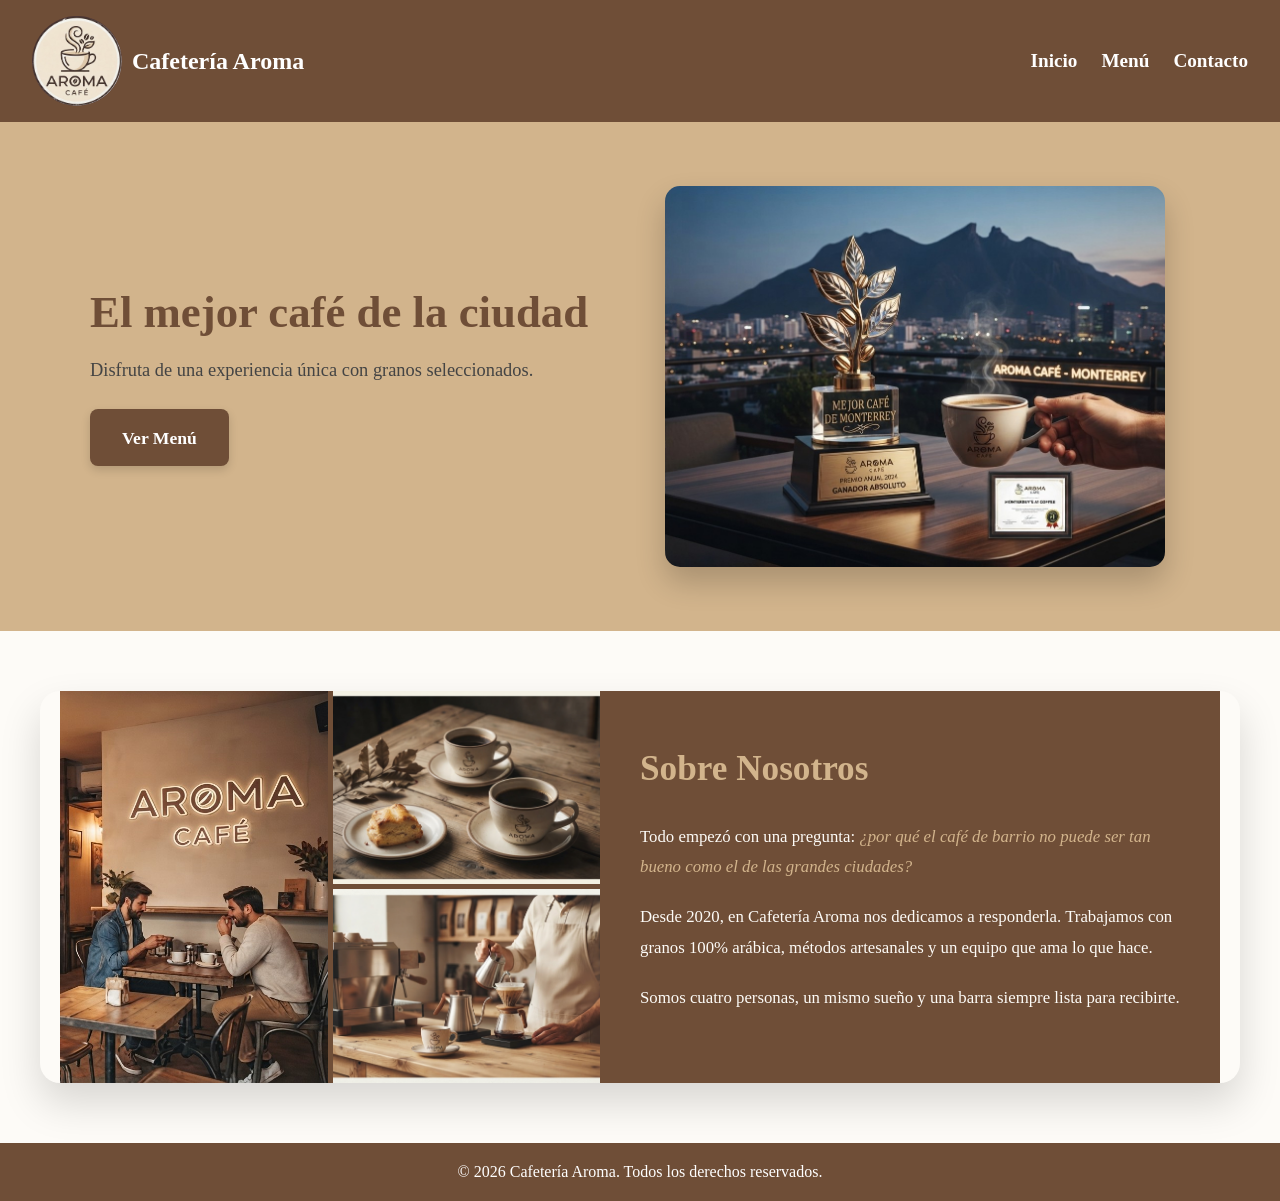
<file: index.html>
<!DOCTYPE html>
<html lang="es">
<head>
    <meta charset="UTF-8">
    <meta name="viewport" content="width=device-width, initial-scale=1.0">
    <meta name="description" content="Cafetería Aroma - El mejor café de la ciudad">
    <title>Inicio | Cafetería Aroma</title>
    <link rel="stylesheet" href="estilos.css">
</head>
<body>

    <!-- ENCABEZADO Y NAVEGACIÓN -->
    <header>
       <div class="logo">
    <img src="logo.jpg" alt="Logo de Cafetería Aroma" class="logo-img">
    <h1>Cafetería Aroma</h1>
</div>
        <nav>
            <ul>
                <li><a href="index.html">Inicio</a></li>
                <li><a href="servicios.html">Menú</a></li>
                <li><a href="contacto.html">Contacto</a></li>
            </ul>
        </nav>
    </header>

    <!-- CONTENIDO PRINCIPAL -->
    <main>
        <!-- Sección Hero (Banner principal) -->
        <section class="hero">
    <div class="hero-contenedor">
        
        <div class="hero-texto">
            <h2>El mejor café de la ciudad</h2>
            <p>Disfruta de una experiencia única con granos seleccionados.</p>
            <a href="servicios.html" class="btn">Ver Menú</a>
        </div>

        <div class="hero-imagen">
            <img src="cafciu.jpg" alt="El mejor café de Monterrey" class="hero-img">
        </div>

    </div>
</section>

        <!-- Sección Sobre Nosotros -->
        <section class="sobre-nosotros">
    
    <div class="galeria-nosotros">
        <img src="nosimg3.jpg" alt="Interior de la cafetería Aroma" class="nosotros-img">
        <img src="nosimg1.jpg" alt="Café con postre en la mesa" class="nosotros-img">
        <img src="nosimg2.jpg" alt="Barista preparando café" class="nosotros-img">
    </div>

    <div class="nosotros-texto">
        <h2>Sobre Nosotros</h2>
        <p>
            Todo empezó con una pregunta: <em>¿por qué el café de barrio no puede ser tan bueno como el de las grandes ciudades?</em>
        </p>
        <p>
            Desde 2020, en Cafetería Aroma nos dedicamos a responderla. Trabajamos con granos 100% arábica, métodos artesanales y un equipo que ama lo que hace.
        </p>
        <p>
            Somos cuatro personas, un mismo sueño y una barra siempre lista para recibirte.
        </p>
    </div>

</section>
    </main>

    <!-- PIE DE PÁGINA -->
    <footer>
        <p>&copy; 2026 Cafetería Aroma. Todos los derechos reservados.</p>
    </footer>

</body>
</html>
</file>
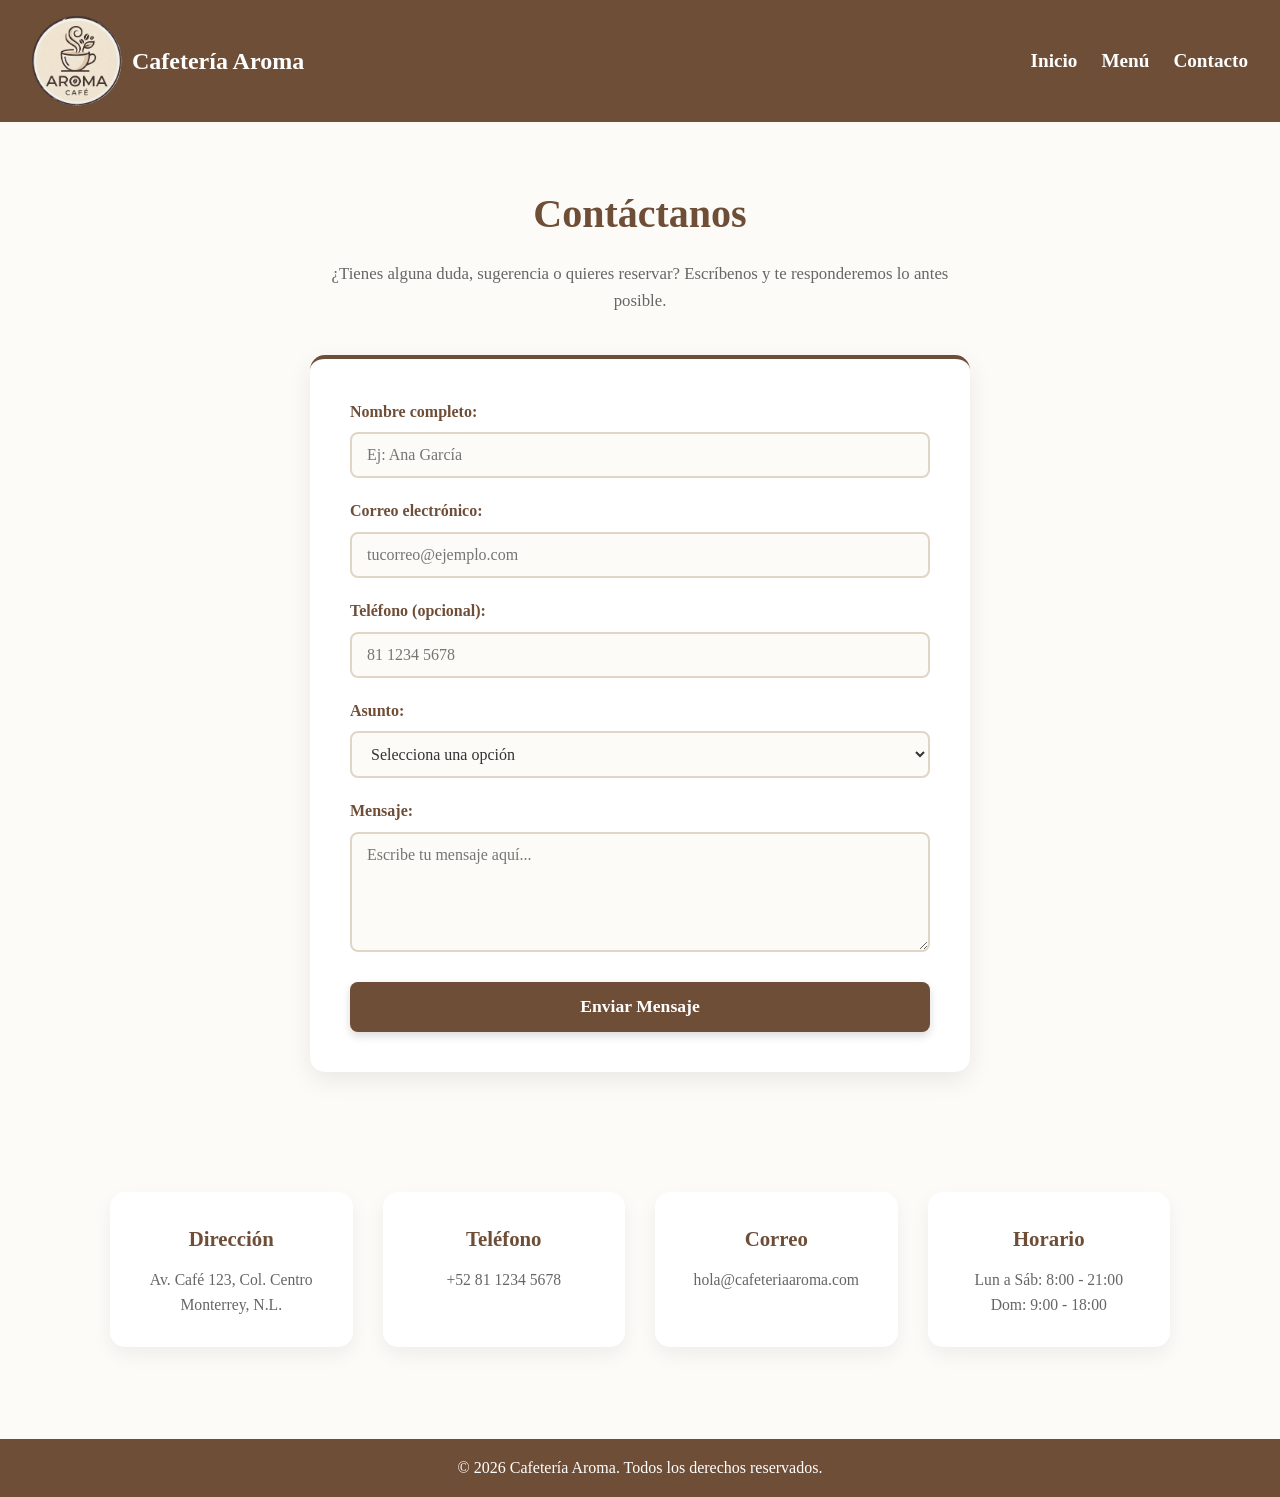
<file: contacto.html>
<!DOCTYPE html>
<html lang="es">
<head>
    <meta charset="UTF-8">
    <meta name="viewport" content="width=device-width, initial-scale=1.0">
    <meta name="description" content="Contacto de Cafetería Aroma - Visítanos o escríbenos">
    <title>Contacto | Cafetería Aroma</title>
    <link rel="stylesheet" href="estilos.css">
</head>
<body>

    <!-- ENCABEZADO Y NAVEGACIÓN  -->
    <header>
        <div class="logo">
            <img src="logo.jpg" alt="Logo de Cafetería Aroma" class="logo-img">
            <h1>Cafetería Aroma</h1>
        </div>
        <nav>
            <ul>
                <li><a href="index.html">Inicio</a></li>
                <li><a href="servicios.html">Menú</a></li>
                <li><a href="contacto.html">Contacto</a></li>
            </ul>
        </nav>
    </header>

    <!-- CONTENIDO PRINCIPAL -->
    <main>
        <section class="contacto">
            <h2>Contáctanos</h2>
            <p class="contacto-intro">
                ¿Tienes alguna duda, sugerencia o quieres reservar? Escríbenos y te responderemos lo antes posible.
            </p>

            <form action="#" method="POST" class="formulario">
                
                <div class="campo">
                    <label for="nombre">Nombre completo:</label>
                    <input type="text" id="nombre" name="nombre" placeholder="Ej: Ana García" required>
                </div>

                <div class="campo">
                    <label for="email">Correo electrónico:</label>
                    <input type="email" id="email" name="email" placeholder="tucorreo@ejemplo.com" required>
                </div>

                <div class="campo">
                    <label for="telefono">Teléfono (opcional):</label>
                    <input type="tel" id="telefono" name="telefono" placeholder="81 1234 5678">
                </div>

                <div class="campo">
                    <label for="asunto">Asunto:</label>
                    <select id="asunto" name="asunto" required>
                        <option value="">Selecciona una opción</option>
                        <option value="reservacion">Reservación</option>
                        <option value="evento">Evento privado</option>
                        <option value="sugerencia">Sugerencia</option>
                        <option value="otro">Otro</option>
                    </select>
                </div>

                <div class="campo">
                    <label for="mensaje">Mensaje:</label>
                    <textarea id="mensaje" name="mensaje" rows="5" placeholder="Escribe tu mensaje aquí..." required></textarea>
                </div>

                <button type="submit" class="btn">Enviar Mensaje</button>

            </form>
        </section>

        <!-- Información adicional de contacto -->
        <section class="info-contacto">
            <div class="info-bloque">
                <h3>Dirección</h3>
                <p>Av. Café 123, Col. Centro<br>Monterrey, N.L.</p>
            </div>
            <div class="info-bloque">
                <h3>Teléfono</h3>
                <p>+52 81 1234 5678</p>
            </div>
            <div class="info-bloque">
                <h3>Correo</h3>
                <p>hola@cafeteriaaroma.com</p>
            </div>
            <div class="info-bloque">
                <h3>Horario</h3>
                <p>Lun a Sáb: 8:00 - 21:00<br>Dom: 9:00 - 18:00</p>
            </div>
        </section>
    </main>

    <!-- PIE DE PÁGINA -->
    <footer>
        <p>&copy; 2026 Cafetería Aroma. Todos los derechos reservados.</p>
    </footer>

</body>
</html>
</file>
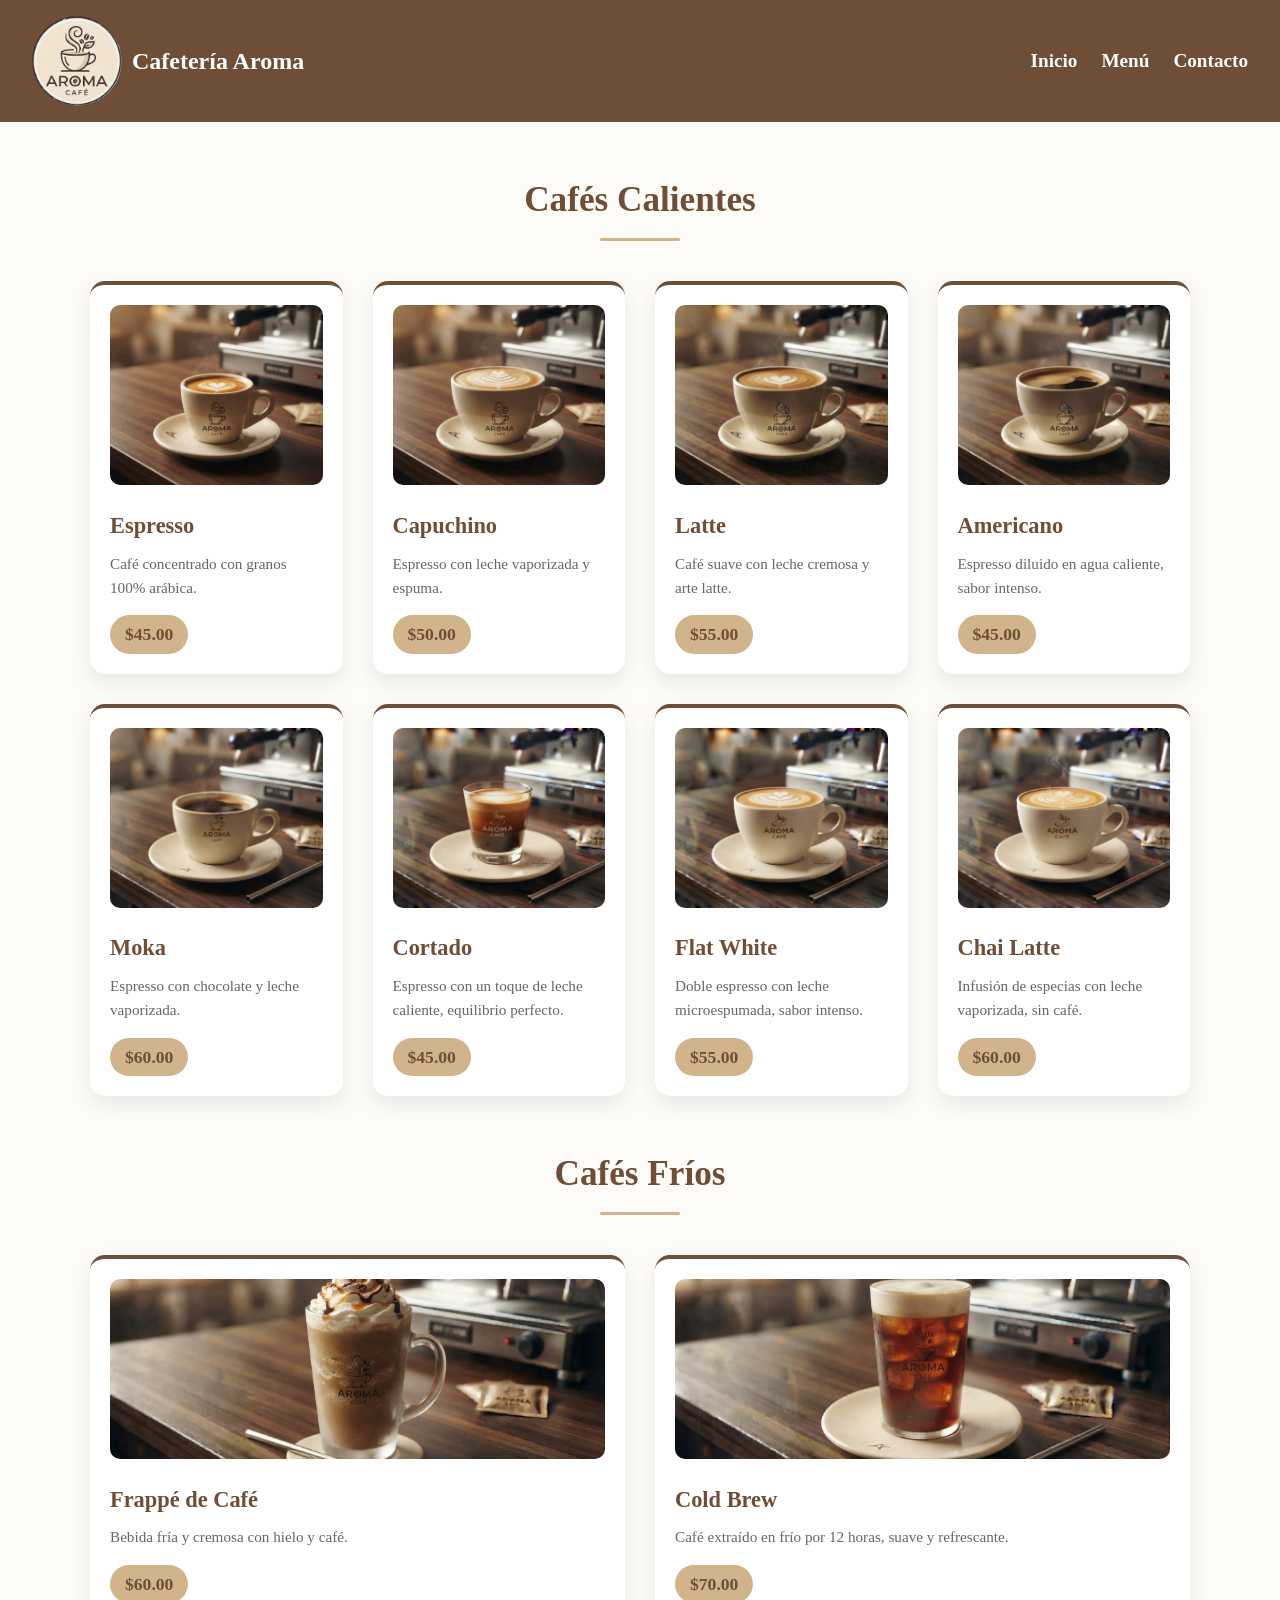
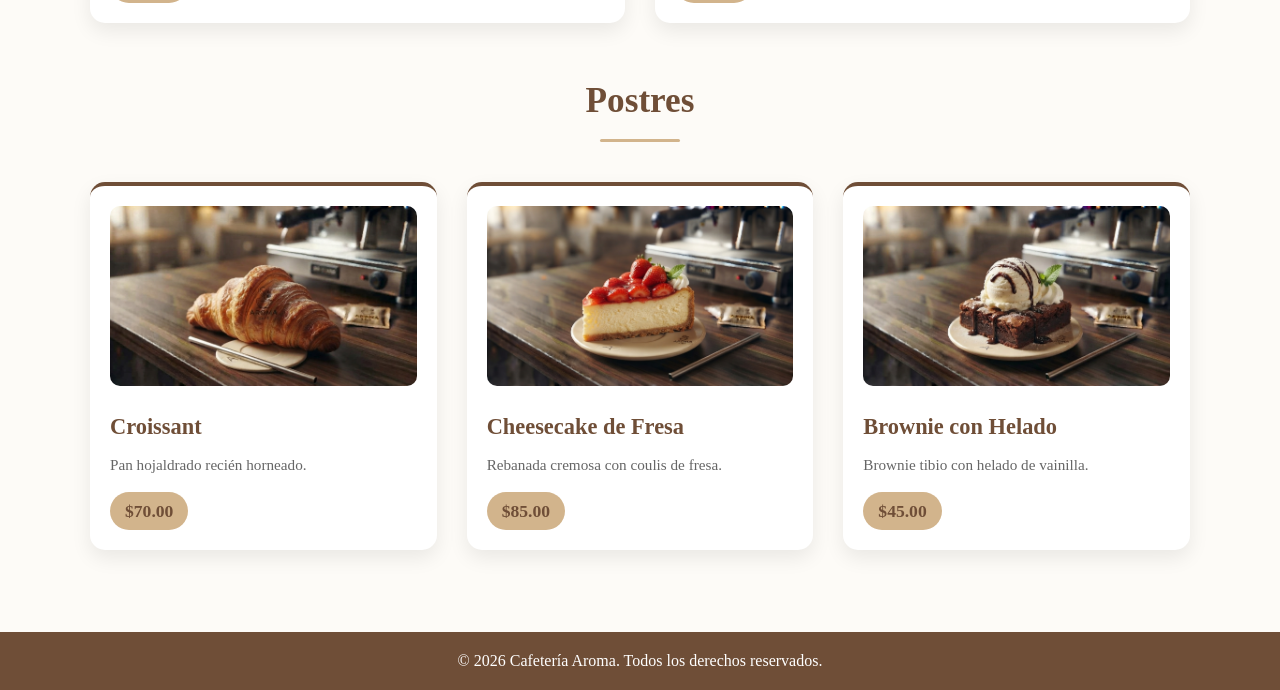
<file: servicios.html>
<!DOCTYPE html>
<html lang="es">
<head>
    <meta charset="UTF-8">
    <meta name="viewport" content="width=device-width, initial-scale=1.0">
    <meta name="description" content="Menú de Cafetería Aroma - Café de especialidad">
    <title>Menú | Cafetería Aroma</title>
    <link rel="stylesheet" href="estilos.css">
</head>
<body>

    <!-- ENCABEZADO Y NAVEGACIÓN -->
    <header>
        <div class="logo">
            <img src="logo.jpg" alt="Logo de Cafetería Aroma" class="logo-img">
            <h1>Cafetería Aroma</h1>
        </div>
        <nav>
            <ul>
                <li><a href="index.html">Inicio</a></li>
                <li><a href="servicios.html">Menú</a></li>
                <li><a href="contacto.html">Contacto</a></li>
            </ul>
        </nav>
    </header>

    <!-- CONTENIDO PRINCIPAL -->
    <main>

    <!-- CATEGORÍA: CAFÉS CALIENTES -->
    <section class="menu">
        <h2>Cafés Calientes</h2>
        <div class="grid-productos">

            <article class="producto">
                <img src="menú/expresso.jpg" alt="Taza de espresso" class="producto-img">
                <h3>Espresso</h3>
                <p>Café concentrado con granos 100% arábica.</p>
                <span class="precio">$45.00</span>
            </article>

            <article class="producto">
                <img src="menú/capucchino.jpg" alt="Capuchino con espuma" class="producto-img">
                <h3>Capuchino</h3>
                <p>Espresso con leche vaporizada y espuma.</p>
                <span class="precio">$50.00</span>
            </article>

            <article class="producto">
                <img src="menú/latte.jpg" alt="Latte con arte" class="producto-img">
                <h3>Latte</h3>
                <p>Café suave con leche cremosa y arte latte.</p>
                <span class="precio">$55.00</span>
            </article>

            <article class="producto">
                <img src="menú/americano.jpg" alt="Café americano" class="producto-img">
                <h3>Americano</h3>
                <p>Espresso diluido en agua caliente, sabor intenso.</p>
                <span class="precio">$45.00</span>
            </article>

            <article class="producto">
                <img src="menú/moka.jpg" alt="Café moka con chocolate" class="producto-img">
                <h3>Moka</h3>
                <p>Espresso con chocolate y leche vaporizada.</p>
                <span class="precio">$60.00</span>
            </article>

            <article class="producto">
                <img src="menú/cortado.jpg" alt="Café cortado" class="producto-img">
                <h3>Cortado</h3>
                <p>Espresso con un toque de leche caliente, equilibrio perfecto.</p>
                <span class="precio">$45.00</span>
            </article>

            <article class="producto">
                <img src="menú/flatwhite.jpg" alt="Flat white" class="producto-img">
                <h3>Flat White</h3>
                <p>Doble espresso con leche microespumada, sabor intenso.</p>
                <span class="precio">$55.00</span>
            </article>

            <article class="producto">
                <img src="menú/chai.jpg" alt="Chai latte" class="producto-img">
                <h3>Chai Latte</h3>
                <p>Infusión de especias con leche vaporizada, sin café.</p>
                <span class="precio">$60.00</span>
            </article>
        </div>
    </section>

    <!-- CATEGORÍA: CAFÉS FRÍOS -->
    <section class="menu">
        <h2>Cafés Fríos</h2>
        <div class="grid-productos">

            <article class="producto">
                <img src="menú/frappe.jpg" alt="Frappé de café" class="producto-img">
                <h3>Frappé de Café</h3>
                <p>Bebida fría y cremosa con hielo y café.</p>
                <span class="precio">$60.00</span>
            </article>

            <article class="producto">
                <img src="menú/coldbrew.jpg" alt="Cold brew" class="producto-img">
                <h3>Cold Brew</h3>
                <p>Café extraído en frío por 12 horas, suave y refrescante.</p>
                <span class="precio">$70.00</span>
            </article>

        </div>
    </section>

    <!-- CATEGORÍA: POSTRES -->
    <section class="menu">
        <h2>Postres</h2>
        <div class="grid-productos">

            <article class="producto">
                <img src="menú/croissant.jpg" alt="Croissant recién horneado" class="producto-img">
                <h3>Croissant</h3>
                <p>Pan hojaldrado recién horneado.</p>
                <span class="precio">$70.00</span>
            </article>

            <article class="producto">
                <img src="menú/cheesecake.jpg" alt="Cheesecake de fresa" class="producto-img">
                <h3>Cheesecake de Fresa</h3>
                <p>Rebanada cremosa con coulis de fresa.</p>
                <span class="precio">$85.00</span>
            </article>

            <article class="producto">
                <img src="menú/brownie.jpg" alt="Brownie con helado" class="producto-img">
                <h3>Brownie con Helado</h3>
                <p>Brownie tibio con helado de vainilla.</p>
                <span class="precio">$45.00</span>
            </article>

        </div>
    </section>

</main>

    <!-- PIE DE PÁGINA -->
    <footer>
        <p>&copy; 2026 Cafetería Aroma. Todos los derechos reservados.</p>
    </footer>

</body>
</html>
</file>
<file: estilos.css>
/* --- VARIABLES DE COLOR (Para mantener consistencia) --- */
:root {
    --color-principal: #6F4E37;
    --color-secundario: #D2B48C;
    --color-fondo: #FDFBF7;
    --color-texto: #333333;
}

/* --- ESTILOS DEL LOGO --- */
.logo {
    display: flex;
    align-items: center; 
    gap: 10px; 
}

.logo-img {
    width: 90px;     
    height: 90px;    
    object-fit: contain; 
    border-radius: 50%;  
}

.logo h1 {
    font-family: Cambria, Cochin, Georgia, Times, 'Times New Roman', serif;
    font-size: 1.5rem;
    color: white;
}

nav a {
    font-size: 1.2rem;

}

/* --- RESET BÁSICO --- */
* {
    margin: 0;
    padding: 0;
    box-sizing: border-box;
    font-family: Cambria, Cochin, Georgia, Times, 'Times New Roman', serif;
}

body {
    background-color: var(--color-fondo);
    color: var(--color-texto);
    line-height: 1.6;
}

/* --- HEADER Y NAV (Flexbox) --- */
header {
    background-color: var(--color-principal);
    color: white;
    padding: 1rem 2rem;
    display: flex;
    justify-content: space-between;
    align-items: center;
}

nav ul {
    list-style: none;
    display: flex;
    gap: 1.5rem;
}

nav a {
    color: white;
    text-decoration: none;
    font-weight: bold;
}

nav a:hover {
    color: var(--color-secundario);
}

/* --- SECCIÓN HERO --- */
.hero {
    background-color: var(--color-secundario); 
    padding: 4rem 2rem;
}

.hero-contenedor {
    display: flex;
    align-items: center;      
    gap: 50px;                
    max-width: 1100px;
    margin: 0 auto;
}

.hero-texto {
    flex: 1;                  
    text-align: left;
}

.hero-texto h2 {
    font-size: 2.8rem;
    color: var(--color-principal);
    margin-bottom: 1rem;
    line-height: 1.2;
}

.hero-texto p {
    font-size: 1.15rem;
    margin-bottom: 1.5rem;
    color: #444;
}

.hero-imagen {
    flex: 1;                  
}

.hero-img {
    width: 100%;
    max-width: 500px;
    height: auto;
    border-radius: 15px;
    box-shadow: 0 15px 30px rgba(0,0,0,0.2);
    display: block;
}

/* --- RESPONSIVE: En celular se apilan --- */
@media (max-width: 768px) {
    .hero-contenedor {
        flex-direction: column; 
        text-align: center;
        gap: 30px;
    }
    
    .hero-texto {
        text-align: center;
    }
    
    .hero-texto h2 {
        font-size: 2rem;
    }
    
    .hero-img {
        max-width: 100%;
    }
}

/* --- BOTÓN VER MENÚ --- */
.btn {
    display: inline-block;
    background-color: var(--color-principal);
    color: white;
    padding: 0.9rem 2rem;
    text-decoration: none;
    border-radius: 8px;
    font-weight: bold;
    font-size: 1.1rem;
    transition: all 0.3s ease; 
    box-shadow: 0 4px 10px rgba(0,0,0,0.15);
}

/* Efecto al pasar el mouse */
.btn:hover {
    background-color: #5a3e2b;
    transform: translateY(-3px);
    box-shadow: 0 8px 15px rgba(0,0,0,0.25);
}

/* --- SECCIÓN SOBRE NOSOTROS --- */
.sobre-nosotros {
    display: flex;
    max-width: 1200px;
    margin: 60px auto;
    padding: 0 20px;
    gap: 0;
    border-radius: 20px;
    overflow: hidden;
    box-shadow: 0 20px 40px rgba(0,0,0,0.15);
}

/* --- MITAD IZQUIERDA: Galería --- */
.galeria-nosotros {
    flex: 1;
    display: grid;
    grid-template-columns: 1fr 1fr;
    grid-template-rows: 1fr 1fr;
    gap: 5px;
    background-color: #6F4E37;
}

.nosotros-img {
    width: 100%;
    height: 100%;
    object-fit: cover;
    display: block;
}

.nosotros-img:first-child {
    grid-row: span 2;
}

/* --- MITAD DERECHA: Texto --- */
.nosotros-texto {
    flex: 1;
    background-color: #6F4E37;
    color: white;
    padding: 50px 40px;
    display: flex;
    flex-direction: column;
    justify-content: center;
}

.nosotros-texto h2 {
    font-size: 2.2rem;
    color: #D2B48C;
    margin-bottom: 25px;
    font-family: Cambria, Cochin, Georgia, serif;
}

.nosotros-texto p {
    font-size: 1.05rem;
    line-height: 1.8;
    margin-bottom: 20px;
    color: #FDFBF7;
}

.nosotros-texto em {
    color: #D2B48C;
    font-style: italic;
}

/* --- RESPONSIVE: En celular se apilan --- */
@media (max-width: 768px) {
    .sobre-nosotros {
        flex-direction: column;
        margin: 30px 15px;
    }
    
    .galeria-nosotros {
        height: 300px;
    }
    
    .nosotros-texto {
        padding: 30px 25px;
    }
    
    .nosotros-texto h2 {
        font-size: 1.8rem;
    }
}

/* --- FOOTER --- */
footer {
    background-color: var(--color-principal);
    color: white;
    text-align: center;
    padding: 1rem;
    margin-top: 2rem;
}

/* --- RESPONSIVE (Breakpoint para móviles) --- */
@media (max-width: 768px) {
    header {
        flex-direction: column;
        text-align: center;
        gap: 1rem;
    }

    nav ul {
        flex-direction: column;
        gap: 0.5rem;
    }

    .hero h2 {
        font-size: 1.8rem;
    }
}

/* --- SECCIÓN MENÚ (Categorías) --- */
.menu {
    padding: 50px 20px;
    background-color: var(--color-fondo);
    text-align: center;
}

.menu + .menu {
    padding-top: 0; 
}

.menu h2 {
    font-size: 2.2rem;
    color: var(--color-principal);
    margin-bottom: 40px;
    position: relative;
    display: inline-block;
}

/* Línea decorativa debajo del título */
.menu h2::after {
    content: '';
    display: block;
    width: 80px;
    height: 3px;
    background-color: var(--color-secundario);
    margin: 10px auto 0;
    border-radius: 2px;
}

/* Grid de productos */
.grid-productos {
    display: grid;
    grid-template-columns: repeat(auto-fit, minmax(250px, 1fr));
    gap: 30px;
    max-width: 1100px;
    margin: 0 auto;
}

/* Tarjeta de producto */
.producto {
    background-color: white;
    padding: 20px;
    border-radius: 15px;
    box-shadow: 0 8px 20px rgba(0,0,0,0.08);
    text-align: left;
    transition: transform 0.3s, box-shadow 0.3s;
    border-top: 4px solid var(--color-principal);
    overflow: hidden;
}

.producto:hover {
    transform: translateY(-8px);
    box-shadow: 0 15px 30px rgba(0,0,0,0.15);
}

/* Imagen dentro de la tarjeta */
.producto-img {
    width: 100%;
    height: 180px;
    object-fit: cover;
    border-radius: 10px;
    margin-bottom: 15px;
    transition: transform 0.4s ease;
}

.producto:hover .producto-img {
    transform: scale(1.08);
}

.producto h3 {
    font-size: 1.4rem;
    color: var(--color-principal);
    margin-bottom: 8px;
}

.producto p {
    color: #666;
    margin-bottom: 15px;
    line-height: 1.6;
    font-size: 0.95rem;
}

.producto .precio {
    display: inline-block;
    background-color: var(--color-secundario);
    color: var(--color-principal);
    font-weight: bold;
    font-size: 1.1rem;
    padding: 5px 15px;
    border-radius: 20px;
}

/* --- RESPONSIVE --- */
@media (max-width: 768px) {
    .menu h2 {
        font-size: 1.8rem;
    }

    .grid-productos {
        gap: 20px;
        grid-template-columns: 1fr;
    }
}

/* --- SECCIÓN CONTACTO --- */
.contacto {
    padding: 60px 20px;
    background-color: var(--color-fondo);
    max-width: 700px;
    margin: 0 auto;
}

.contacto h2 {
    font-size: 2.5rem;
    color: var(--color-principal);
    text-align: center;
    margin-bottom: 15px;
}

.contacto-intro {
    text-align: center;
    color: #666;
    margin-bottom: 40px;
    font-size: 1.05rem;
    line-height: 1.6;
}

/* --- FORMULARIO --- */
.formulario {
    background-color: white;
    padding: 40px;
    border-radius: 15px;
    box-shadow: 0 8px 25px rgba(0,0,0,0.08);
    border-top: 4px solid var(--color-principal);
}

.campo {
    display: flex;
    flex-direction: column;
    margin-bottom: 20px;
}

.campo label {
    font-weight: bold;
    color: var(--color-principal);
    margin-bottom: 8px;
    font-size: 1rem;
}

.campo input,
.campo select,
.campo textarea {
    padding: 12px 15px;
    border: 2px solid #E0D5C7;
    border-radius: 8px;
    font-size: 1rem;
    font-family: inherit;
    color: var(--color-texto);
    background-color: #FDFBF7;
    transition: border-color 0.3s, box-shadow 0.3s;
}

/* Efecto al enfocar un campo */
.campo input:focus,
.campo select:focus,
.campo textarea:focus {
    outline: none;
    border-color: var(--color-principal);
    box-shadow: 0 0 0 3px rgba(111, 78, 55, 0.15);
    background-color: white;
}

.campo textarea {
    resize: vertical;
    min-height: 120px;
}

/* Botón del formulario ocupa todo el ancho */
.formulario .btn {
    width: 100%;
    border: none;
    cursor: pointer;
    font-family: inherit;
    margin-top: 10px;
}

/* --- INFORMACIÓN DE CONTACTO --- */
.info-contacto {
    display: grid;
    grid-template-columns: repeat(auto-fit, minmax(200px, 1fr));
    gap: 30px;
    padding: 60px 20px;
    max-width: 1100px;
    margin: 0 auto;
    text-align: center;
}

.info-bloque {
    background-color: white;
    padding: 30px 20px;
    border-radius: 15px;
    box-shadow: 0 8px 20px rgba(0,0,0,0.06);
    transition: transform 0.3s;
}

.info-bloque:hover {
    transform: translateY(-5px);
}

.info-bloque h3 {
    color: var(--color-principal);
    font-size: 1.3rem;
    margin-bottom: 12px;
}

.info-bloque p {
    color: #666;
    line-height: 1.6;
    font-size: 0.98rem;
}

/* --- RESPONSIVE --- */
@media (max-width: 768px) {
    .contacto h2 {
        font-size: 1.9rem;
    }

    .formulario {
        padding: 25px 20px;
    }

    .info-contacto {
        padding: 40px 15px;
        gap: 20px;
    }
}
</file>
